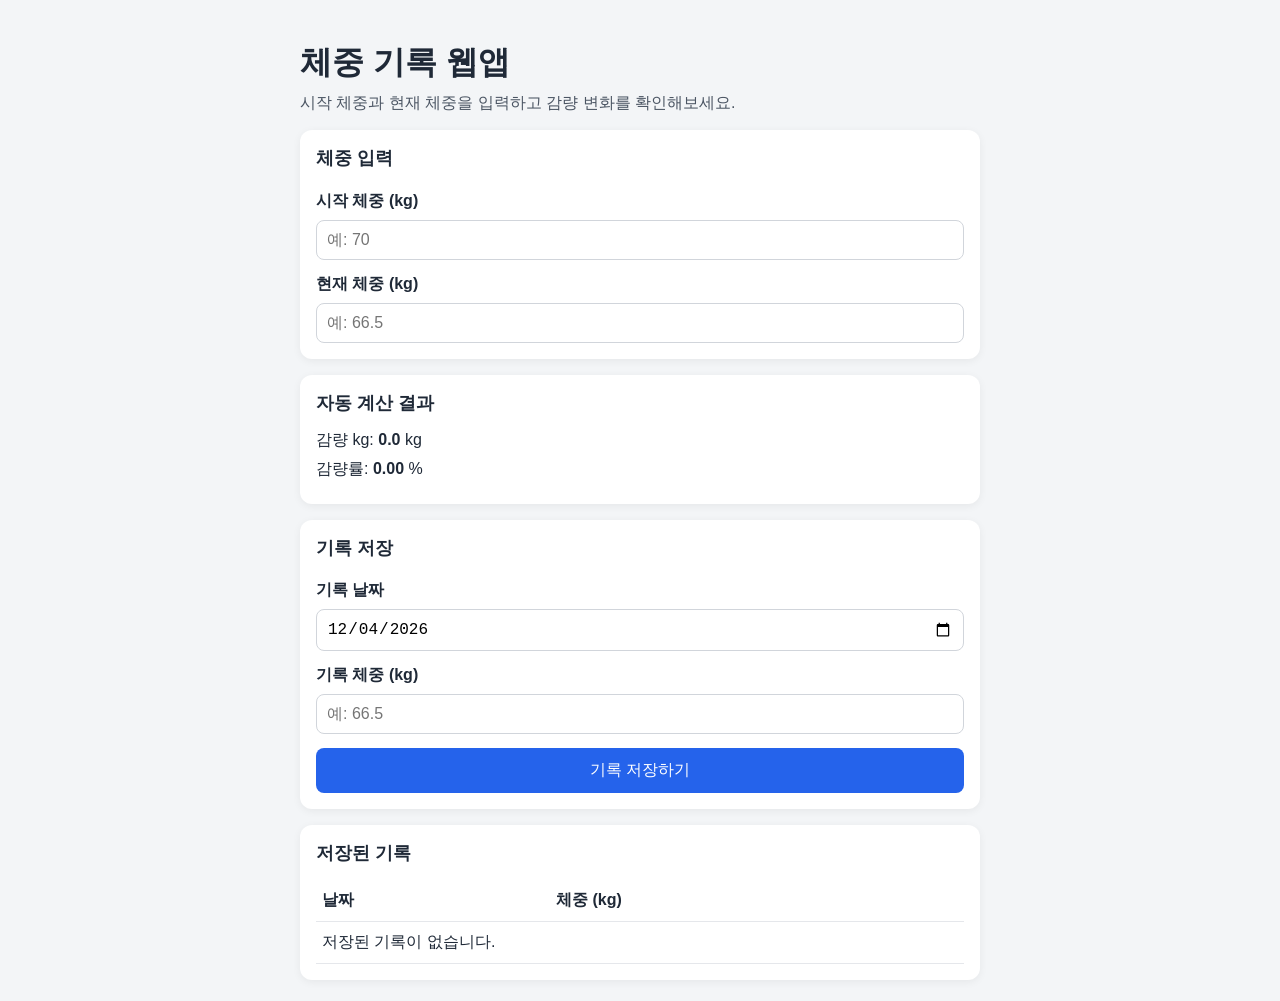
<file: index.html>
<!DOCTYPE html>
<html lang="ko">
  <head>
    <meta charset="UTF-8" />
    <meta name="viewport" content="width=device-width, initial-scale=1.0" />
    <title>체중 기록 웹앱</title>
    <link rel="stylesheet" href="style.css" />
  </head>
  <body>
    <div class="app">
      <h1>체중 기록 웹앱</h1>
      <p class="description">시작 체중과 현재 체중을 입력하고 감량 변화를 확인해보세요.</p>

      <!-- 시작 체중과 현재 체중 입력 영역 -->
      <section class="card">
        <h2>체중 입력</h2>
        <div class="form-grid">
          <label for="startWeight">시작 체중 (kg)</label>
          <input id="startWeight" type="number" step="0.1" min="0" placeholder="예: 70" />

          <label for="currentWeight">현재 체중 (kg)</label>
          <input id="currentWeight" type="number" step="0.1" min="0" placeholder="예: 66.5" />
        </div>
      </section>

      <!-- 자동 계산 결과 표시 영역 -->
      <section class="card result-card">
        <h2>자동 계산 결과</h2>
        <p>감량 kg: <strong id="lossKg">0.0</strong> kg</p>
        <p>감량률: <strong id="lossRate">0.00</strong> %</p>
      </section>

      <!-- 날짜 + 체중 기록 저장 영역 -->
      <section class="card">
        <h2>기록 저장</h2>
        <div class="form-grid">
          <label for="recordDate">기록 날짜</label>
          <input id="recordDate" type="date" />

          <label for="recordWeight">기록 체중 (kg)</label>
          <input id="recordWeight" type="number" step="0.1" min="0" placeholder="예: 66.5" />
        </div>
        <button id="saveRecordButton" type="button">기록 저장하기</button>
      </section>

      <!-- 저장된 기록 테이블 -->
      <section class="card">
        <h2>저장된 기록</h2>
        <div class="table-wrap">
          <table>
            <thead>
              <tr>
                <th>날짜</th>
                <th>체중 (kg)</th>
              </tr>
            </thead>
            <tbody id="recordTableBody">
              <!-- JavaScript로 기록 행이 추가됩니다. -->
            </tbody>
          </table>
        </div>
      </section>
    </div>

    <script src="script.js"></script>
  </body>
</html>
</file>
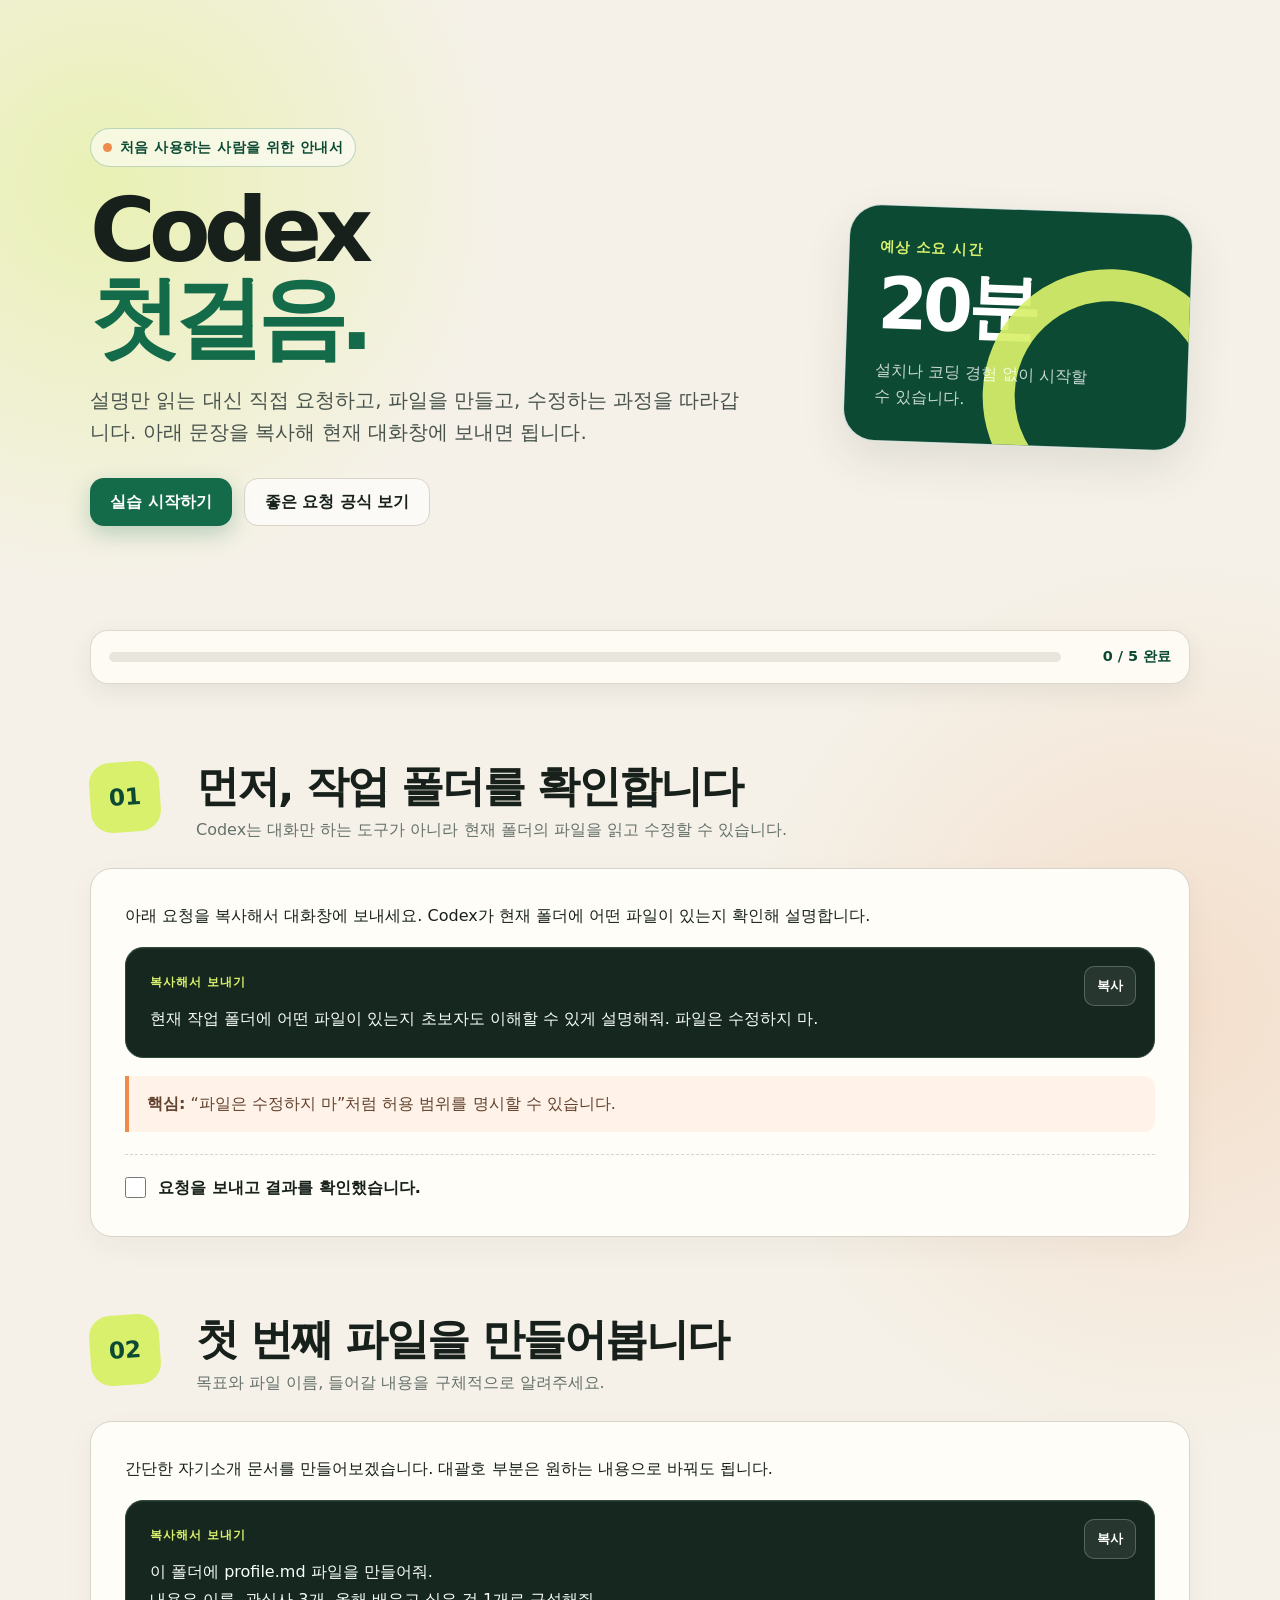
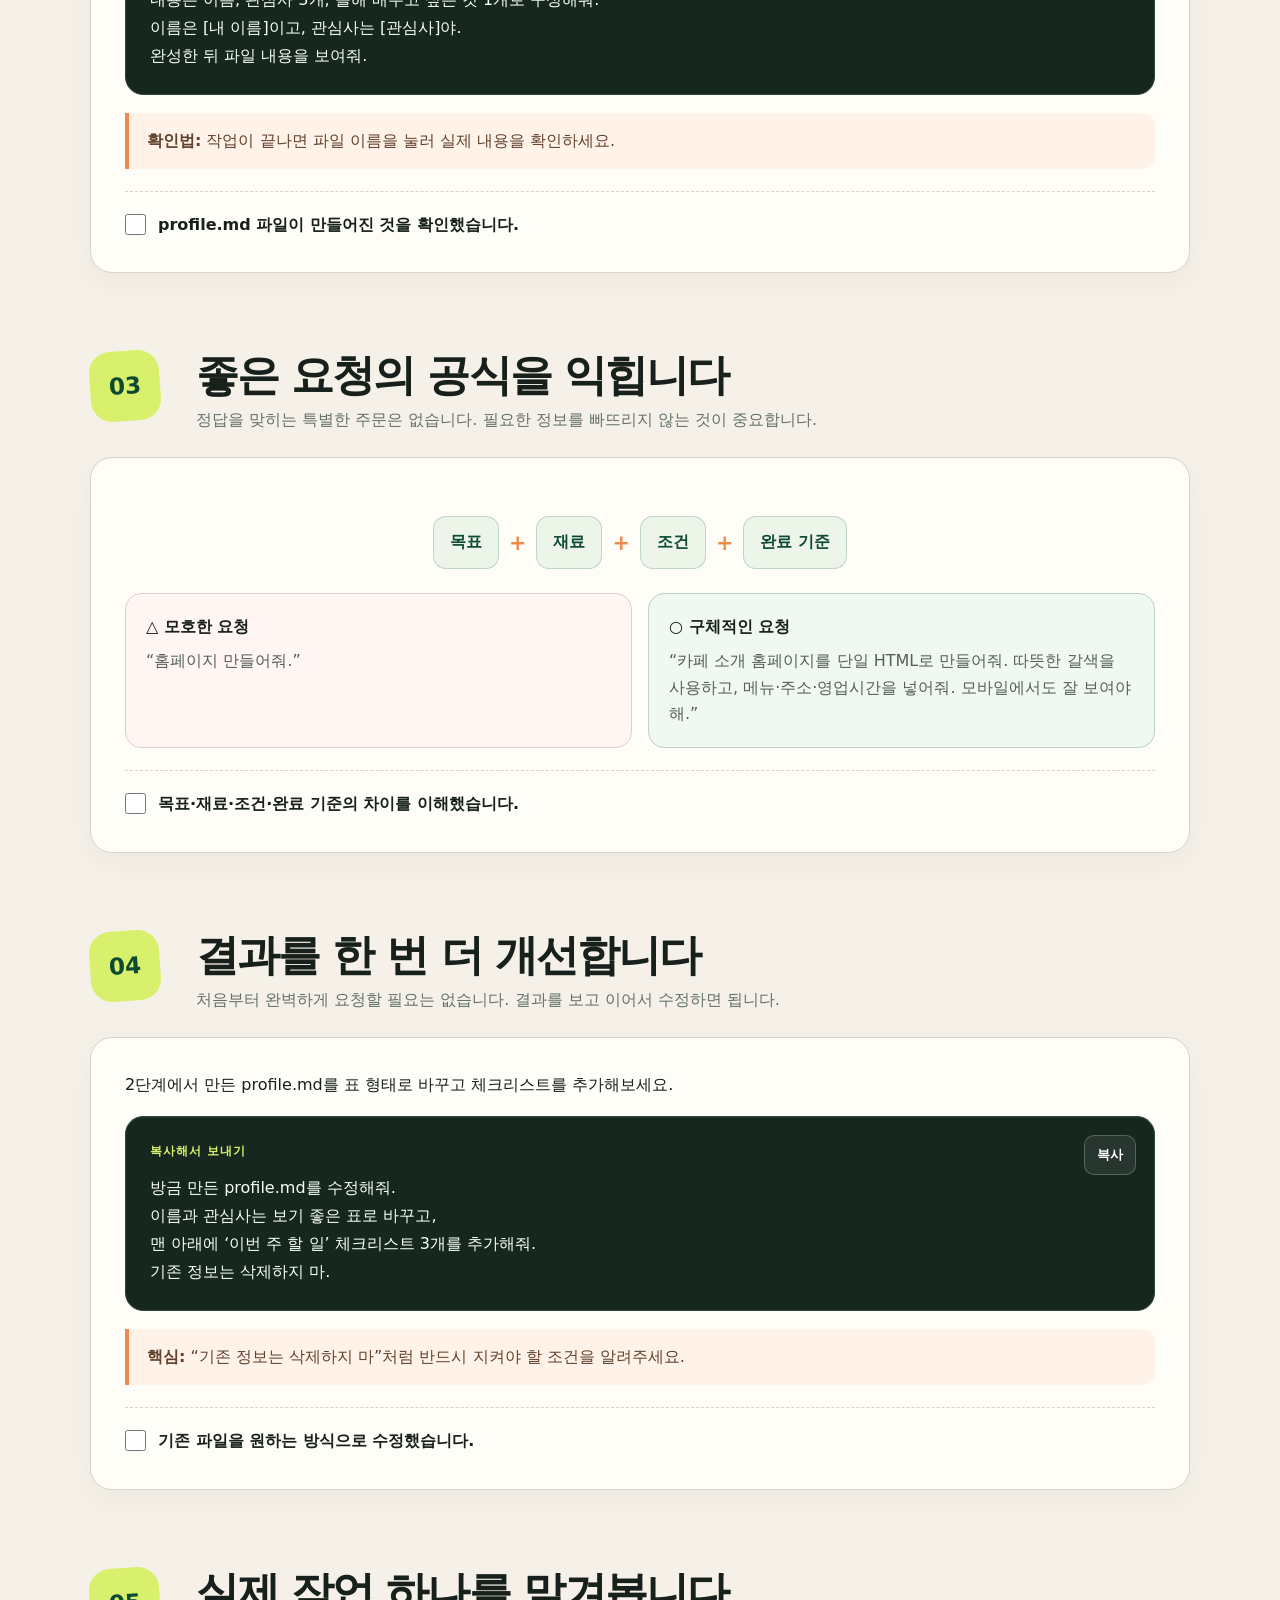
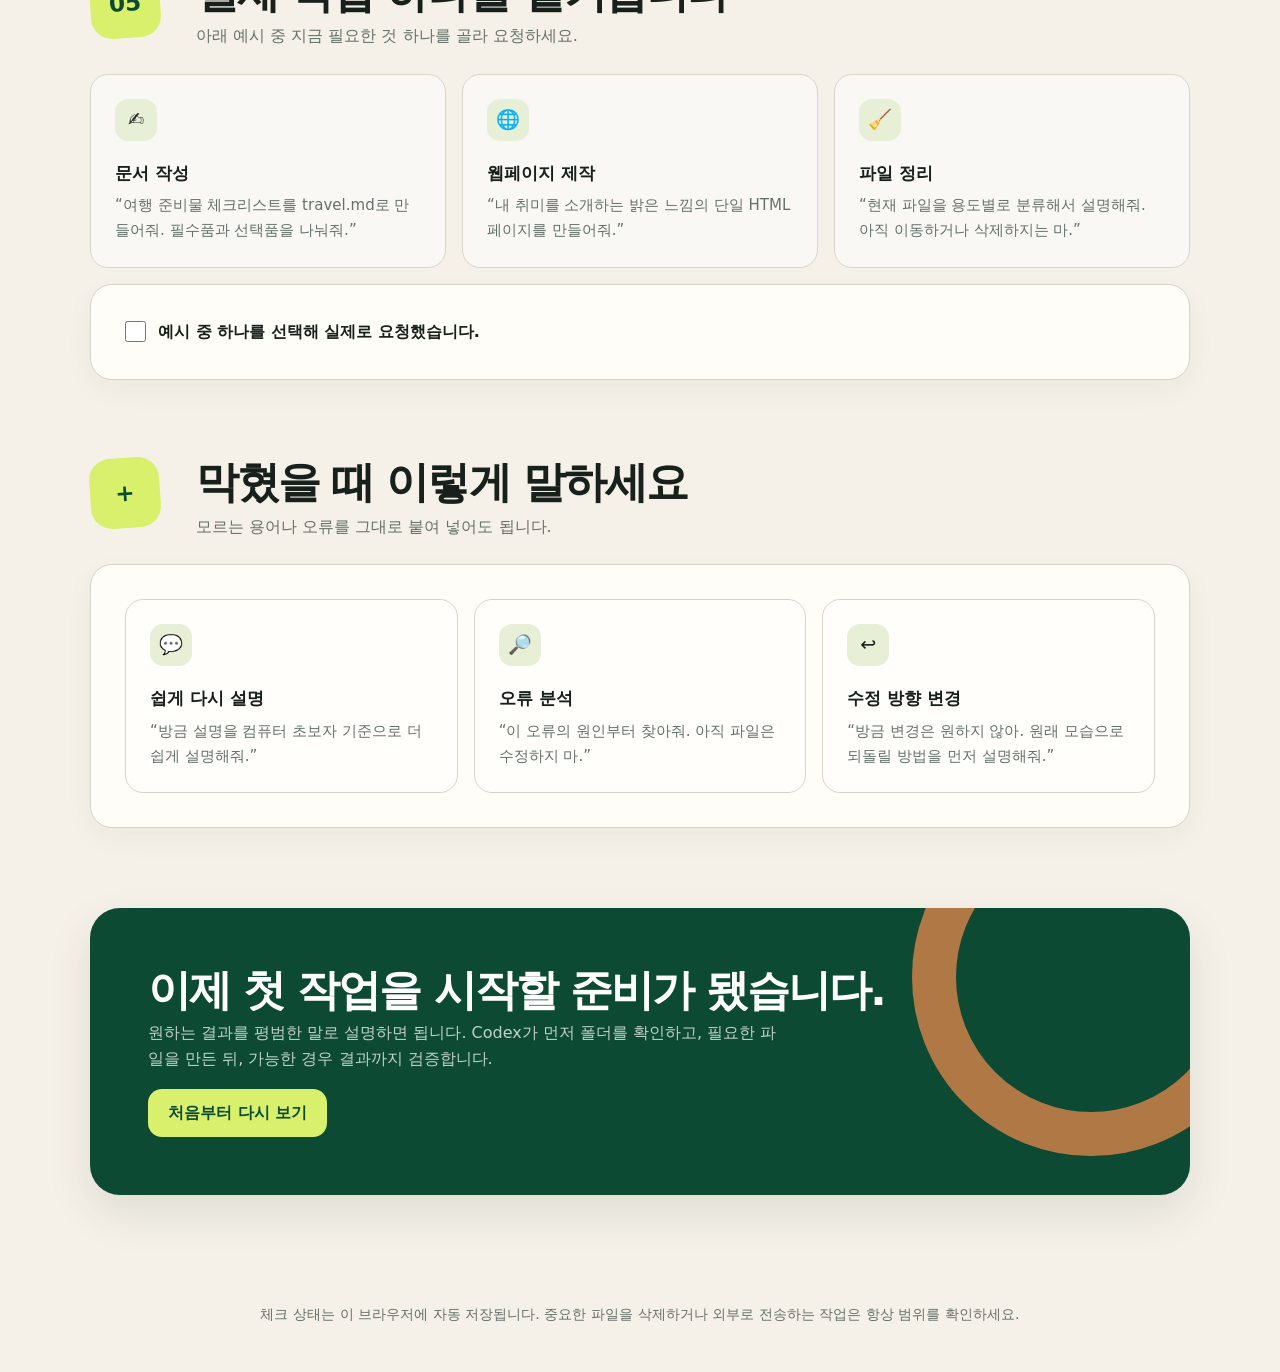
<file: docs/index.html>
<!doctype html>
<html lang="ko">
<head>
  <meta charset="utf-8">
  <meta name="viewport" content="width=device-width, initial-scale=1">
  <meta name="description" content="Codex를 처음 사용하는 사람을 위한 단계별 실습 튜토리얼">
  <title>Codex 첫걸음 — 20분 실습</title>
  <style>
    :root { --ink:#17201b;--muted:#64716a;--paper:#f5f1e8;--card:#fffdf7;--line:#d8d4c9;--green:#146b4a;--green-dark:#0c4a34;--lime:#d8f06b;--orange:#f08a4b;--shadow:0 18px 45px rgba(35,45,39,.10);--radius:22px }
    *{box-sizing:border-box}html{scroll-behavior:smooth}body{margin:0;color:var(--ink);background:radial-gradient(circle at 8% 4%,rgba(216,240,107,.42),transparent 25rem),radial-gradient(circle at 92% 22%,rgba(240,138,75,.18),transparent 28rem),var(--paper);font-family:"Pretendard","Noto Sans KR","Apple SD Gothic Neo",system-ui,sans-serif;line-height:1.65}button,input{font:inherit}a{color:inherit}.page{width:min(1100px,calc(100% - 36px));margin:0 auto}.hero{display:grid;grid-template-columns:minmax(0,1.35fr) minmax(260px,.65fr);gap:42px;align-items:center;min-height:70vh;padding:72px 0 48px}.eyebrow{display:inline-flex;align-items:center;gap:8px;margin:0 0 20px;padding:7px 12px;border:1px solid rgba(20,107,74,.25);border-radius:999px;color:var(--green-dark);background:rgba(255,255,255,.55);font-size:.88rem;font-weight:800;letter-spacing:.03em}.eyebrow:before{width:9px;height:9px;border-radius:50%;background:var(--orange);content:""}h1,h2,h3,p{margin-top:0}h1{max-width:720px;margin-bottom:22px;font-size:clamp(3rem,7vw,6.4rem);font-weight:900;letter-spacing:-.075em;line-height:.98}h1 span{color:var(--green)}.hero-copy{max-width:650px;color:#47534c;font-size:clamp(1.06rem,2vw,1.24rem)}.hero-actions{display:flex;flex-wrap:wrap;gap:12px;margin-top:28px}.button{display:inline-flex;min-height:48px;align-items:center;justify-content:center;padding:0 20px;border:0;border-radius:14px;text-decoration:none;cursor:pointer;font-weight:800;transition:transform 150ms ease,box-shadow 150ms ease,background 150ms ease}.button:hover{transform:translateY(-2px)}.button.primary{color:white;background:var(--green);box-shadow:0 8px 22px rgba(20,107,74,.25)}.button.secondary{border:1px solid var(--line);background:rgba(255,255,255,.68)}.hero-card{position:relative;overflow:hidden;padding:30px;border:1px solid rgba(255,255,255,.8);border-radius:32px;color:white;background:var(--green-dark);box-shadow:var(--shadow);transform:rotate(2deg)}.hero-card:after{position:absolute;right:-50px;bottom:-75px;width:190px;height:190px;border:32px solid var(--lime);border-radius:50%;opacity:.92;content:""}.hero-card strong{display:block;margin-bottom:8px;color:var(--lime);font-size:.9rem;letter-spacing:.08em}.hero-card .time{display:block;font-size:4.5rem;font-weight:900;letter-spacing:-.07em;line-height:1}.hero-card p{position:relative;z-index:1;max-width:220px;margin:18px 0 0;color:rgba(255,255,255,.78)}.progress-wrap{position:sticky;z-index:10;top:12px;display:flex;gap:16px;align-items:center;margin-bottom:56px;padding:14px 18px;border:1px solid rgba(216,212,201,.85);border-radius:18px;background:rgba(255,253,247,.86);box-shadow:0 8px 24px rgba(35,45,39,.08);backdrop-filter:blur(12px)}.progress-track{overflow:hidden;flex:1;height:10px;border-radius:999px;background:#e8e5dd}.progress-bar{width:0;height:100%;border-radius:inherit;background:linear-gradient(90deg,var(--green),#2fa26f);transition:width 240ms ease}.progress-label{min-width:94px;color:var(--green-dark);font-size:.9rem;font-weight:800;text-align:right}main{padding-bottom:80px}.section-heading{display:grid;grid-template-columns:88px 1fr;gap:18px;align-items:start;margin:78px 0 24px}.step-number{display:grid;width:70px;height:70px;place-items:center;border-radius:21px;color:var(--green-dark);background:var(--lime);font-size:1.45rem;font-weight:900;transform:rotate(-4deg)}h2{margin-bottom:4px;font-size:clamp(1.8rem,4vw,2.7rem);letter-spacing:-.045em;line-height:1.15}.section-heading p{margin:6px 0 0;color:var(--muted)}.card{padding:clamp(22px,4vw,34px);border:1px solid var(--line);border-radius:var(--radius);background:var(--card);box-shadow:0 10px 30px rgba(35,45,39,.045)}.card+.card{margin-top:16px}.mini-grid{display:grid;grid-template-columns:repeat(3,1fr);gap:16px}.mini-card{padding:24px;border:1px solid var(--line);border-radius:18px;background:rgba(255,255,255,.54)}.mini-card .icon{display:grid;width:42px;height:42px;margin-bottom:18px;place-items:center;border-radius:13px;background:#e7efd7;font-size:1.2rem}.mini-card h3{margin-bottom:6px;font-size:1.08rem}.mini-card p{margin:0;color:var(--muted);font-size:.94rem}.prompt-box{position:relative;margin:18px 0;padding:24px;border:1px solid #30493c;border-radius:18px;color:#f8fff9;background:#15271e;box-shadow:inset 0 1px rgba(255,255,255,.06)}.prompt-label{display:block;margin-bottom:12px;color:var(--lime);font-size:.78rem;font-weight:900;letter-spacing:.08em}.prompt-text{max-width:calc(100% - 90px);margin:0;white-space:pre-wrap;font-family:inherit;font-size:1rem;line-height:1.75}.copy-button{position:absolute;top:18px;right:18px;padding:8px 12px;border:1px solid rgba(255,255,255,.22);border-radius:10px;color:white;background:rgba(255,255,255,.08);cursor:pointer;font-size:.84rem;font-weight:800}.copy-button:hover{background:rgba(255,255,255,.15)}.check-row{display:flex;gap:12px;align-items:flex-start;margin-top:22px;padding-top:20px;border-top:1px dashed var(--line)}.check-row input{width:21px;height:21px;margin:2px 0 0;accent-color:var(--green);cursor:pointer}.check-row label{cursor:pointer;font-weight:700}.tip{margin-top:18px;padding:15px 18px;border-left:4px solid var(--orange);border-radius:0 12px 12px 0;background:#fff3e9;color:#62412d}.formula{display:flex;flex-wrap:wrap;gap:10px;align-items:center;justify-content:center;margin:24px 0;font-weight:900}.formula span{padding:12px 16px;border:1px solid rgba(20,107,74,.22);border-radius:13px;color:var(--green-dark);background:#edf4e8}.formula b{color:var(--orange);font-size:1.3rem}.compare{display:grid;grid-template-columns:1fr 1fr;gap:16px}.compare>div{padding:20px;border-radius:16px}.compare .weak{border:1px solid #dfcfcc;background:#fff5f3}.compare .strong{border:1px solid #bcd2c3;background:#eff8f1}.compare strong{display:block;margin-bottom:8px}.compare p{margin:0;color:#536058}.finale{overflow:hidden;position:relative;margin-top:80px;padding:clamp(30px,6vw,58px);border-radius:30px;color:white;background:var(--green-dark);box-shadow:var(--shadow)}.finale:after{position:absolute;right:-80px;top:-110px;width:270px;height:270px;border:44px solid var(--orange);border-radius:50%;opacity:.72;content:""}.finale h2,.finale p,.finale .button{position:relative;z-index:1}.finale p{max-width:640px;color:rgba(255,255,255,.75)}.finale .button{color:var(--green-dark);background:var(--lime)}footer{padding:28px 0 45px;color:var(--muted);font-size:.9rem;text-align:center}.toast{position:fixed;z-index:20;right:24px;bottom:24px;padding:12px 18px;border-radius:12px;color:white;background:var(--ink);box-shadow:var(--shadow);opacity:0;transform:translateY(12px);pointer-events:none;transition:opacity 180ms ease,transform 180ms ease}.toast.show{opacity:1;transform:translateY(0)}
    @media(max-width:760px){.hero{grid-template-columns:1fr;min-height:auto;padding-top:50px}.hero-card{transform:none}.mini-grid,.compare{grid-template-columns:1fr}.section-heading{grid-template-columns:58px 1fr}.step-number{width:52px;height:52px;border-radius:15px;font-size:1.1rem}.prompt-text{max-width:100%;padding-top:40px}}
  </style>
</head>
<body>
  <header class="page hero">
    <div><p class="eyebrow">처음 사용하는 사람을 위한 안내서</p><h1>Codex<br><span>첫걸음.</span></h1><p class="hero-copy">설명만 읽는 대신 직접 요청하고, 파일을 만들고, 수정하는 과정을 따라갑니다. 아래 문장을 복사해 현재 대화창에 보내면 됩니다.</p><div class="hero-actions"><a class="button primary" href="#step-1">실습 시작하기</a><a class="button secondary" href="#request-formula">좋은 요청 공식 보기</a></div></div>
    <aside class="hero-card" aria-label="예상 소요 시간"><strong>예상 소요 시간</strong><span class="time">20분</span><p>설치나 코딩 경험 없이 시작할 수 있습니다.</p></aside>
  </header>
  <div class="page progress-wrap" aria-label="학습 진행률"><div class="progress-track"><div class="progress-bar" id="progressBar"></div></div><span class="progress-label" id="progressLabel">0 / 5 완료</span></div>
  <main class="page">
    <section id="step-1"><div class="section-heading"><span class="step-number">01</span><div><h2>먼저, 작업 폴더를 확인합니다</h2><p>Codex는 대화만 하는 도구가 아니라 현재 폴더의 파일을 읽고 수정할 수 있습니다.</p></div></div><div class="card"><p>아래 요청을 복사해서 대화창에 보내세요. Codex가 현재 폴더에 어떤 파일이 있는지 확인해 설명합니다.</p><div class="prompt-box"><span class="prompt-label">복사해서 보내기</span><button class="copy-button" type="button">복사</button><pre class="prompt-text">현재 작업 폴더에 어떤 파일이 있는지 초보자도 이해할 수 있게 설명해줘. 파일은 수정하지 마.</pre></div><div class="tip"><strong>핵심:</strong> “파일은 수정하지 마”처럼 허용 범위를 명시할 수 있습니다.</div><div class="check-row"><input id="check-1" data-progress type="checkbox"><label for="check-1">요청을 보내고 결과를 확인했습니다.</label></div></div></section>
    <section id="step-2"><div class="section-heading"><span class="step-number">02</span><div><h2>첫 번째 파일을 만들어봅니다</h2><p>목표와 파일 이름, 들어갈 내용을 구체적으로 알려주세요.</p></div></div><div class="card"><p>간단한 자기소개 문서를 만들어보겠습니다. 대괄호 부분은 원하는 내용으로 바꿔도 됩니다.</p><div class="prompt-box"><span class="prompt-label">복사해서 보내기</span><button class="copy-button" type="button">복사</button><pre class="prompt-text">이 폴더에 profile.md 파일을 만들어줘.
내용은 이름, 관심사 3개, 올해 배우고 싶은 것 1개로 구성해줘.
이름은 [내 이름]이고, 관심사는 [관심사]야.
완성한 뒤 파일 내용을 보여줘.</pre></div><div class="tip"><strong>확인법:</strong> 작업이 끝나면 파일 이름을 눌러 실제 내용을 확인하세요.</div><div class="check-row"><input id="check-2" data-progress type="checkbox"><label for="check-2">profile.md 파일이 만들어진 것을 확인했습니다.</label></div></div></section>
    <section id="request-formula"><div class="section-heading"><span class="step-number">03</span><div><h2>좋은 요청의 공식을 익힙니다</h2><p>정답을 맞히는 특별한 주문은 없습니다. 필요한 정보를 빠뜨리지 않는 것이 중요합니다.</p></div></div><div class="card"><div class="formula" aria-label="좋은 요청 공식"><span>목표</span><b>+</b><span>재료</span><b>+</b><span>조건</span><b>+</b><span>완료 기준</span></div><div class="compare"><div class="weak"><strong>△ 모호한 요청</strong><p>“홈페이지 만들어줘.”</p></div><div class="strong"><strong>○ 구체적인 요청</strong><p>“카페 소개 홈페이지를 단일 HTML로 만들어줘. 따뜻한 갈색을 사용하고, 메뉴·주소·영업시간을 넣어줘. 모바일에서도 잘 보여야 해.”</p></div></div><div class="check-row"><input id="check-3" data-progress type="checkbox"><label for="check-3">목표·재료·조건·완료 기준의 차이를 이해했습니다.</label></div></div></section>
    <section id="step-4"><div class="section-heading"><span class="step-number">04</span><div><h2>결과를 한 번 더 개선합니다</h2><p>처음부터 완벽하게 요청할 필요는 없습니다. 결과를 보고 이어서 수정하면 됩니다.</p></div></div><div class="card"><p>2단계에서 만든 profile.md를 표 형태로 바꾸고 체크리스트를 추가해보세요.</p><div class="prompt-box"><span class="prompt-label">복사해서 보내기</span><button class="copy-button" type="button">복사</button><pre class="prompt-text">방금 만든 profile.md를 수정해줘.
이름과 관심사는 보기 좋은 표로 바꾸고,
맨 아래에 ‘이번 주 할 일’ 체크리스트 3개를 추가해줘.
기존 정보는 삭제하지 마.</pre></div><div class="tip"><strong>핵심:</strong> “기존 정보는 삭제하지 마”처럼 반드시 지켜야 할 조건을 알려주세요.</div><div class="check-row"><input id="check-4" data-progress type="checkbox"><label for="check-4">기존 파일을 원하는 방식으로 수정했습니다.</label></div></div></section>
    <section id="step-5"><div class="section-heading"><span class="step-number">05</span><div><h2>실제 작업 하나를 맡겨봅니다</h2><p>아래 예시 중 지금 필요한 것 하나를 골라 요청하세요.</p></div></div><div class="mini-grid"><article class="mini-card"><div class="icon">✍️</div><h3>문서 작성</h3><p>“여행 준비물 체크리스트를 travel.md로 만들어줘. 필수품과 선택품을 나눠줘.”</p></article><article class="mini-card"><div class="icon">🌐</div><h3>웹페이지 제작</h3><p>“내 취미를 소개하는 밝은 느낌의 단일 HTML 페이지를 만들어줘.”</p></article><article class="mini-card"><div class="icon">🧹</div><h3>파일 정리</h3><p>“현재 파일을 용도별로 분류해서 설명해줘. 아직 이동하거나 삭제하지는 마.”</p></article></div><div class="card" style="margin-top:16px"><div class="check-row" style="margin-top:0;padding-top:0;border-top:0"><input id="check-5" data-progress type="checkbox"><label for="check-5">예시 중 하나를 선택해 실제로 요청했습니다.</label></div></div></section>
    <section class="section-heading"><span class="step-number">+</span><div><h2>막혔을 때 이렇게 말하세요</h2><p>모르는 용어나 오류를 그대로 붙여 넣어도 됩니다.</p></div></section>
    <div class="card"><div class="mini-grid"><article class="mini-card"><div class="icon">💬</div><h3>쉽게 다시 설명</h3><p>“방금 설명을 컴퓨터 초보자 기준으로 더 쉽게 설명해줘.”</p></article><article class="mini-card"><div class="icon">🔎</div><h3>오류 분석</h3><p>“이 오류의 원인부터 찾아줘. 아직 파일은 수정하지 마.”</p></article><article class="mini-card"><div class="icon">↩️</div><h3>수정 방향 변경</h3><p>“방금 변경은 원하지 않아. 원래 모습으로 되돌릴 방법을 먼저 설명해줘.”</p></article></div></div>
    <section class="finale"><h2>이제 첫 작업을 시작할 준비가 됐습니다.</h2><p>원하는 결과를 평범한 말로 설명하면 됩니다. Codex가 먼저 폴더를 확인하고, 필요한 파일을 만든 뒤, 가능한 경우 결과까지 검증합니다.</p><a class="button" href="#step-1">처음부터 다시 보기</a></section>
  </main>
  <footer class="page">체크 상태는 이 브라우저에 자동 저장됩니다. 중요한 파일을 삭제하거나 외부로 전송하는 작업은 항상 범위를 확인하세요.</footer>
  <div class="toast" id="toast" role="status" aria-live="polite">요청문을 복사했습니다.</div>
  <script>
    const checkboxes=[...document.querySelectorAll("[data-progress]")],progressBar=document.getElementById("progressBar"),progressLabel=document.getElementById("progressLabel"),toast=document.getElementById("toast");
    function updateProgress(){const completed=checkboxes.filter(c=>c.checked).length;progressBar.style.width=`${completed/checkboxes.length*100}%`;progressLabel.textContent=`${completed} / ${checkboxes.length} 완료`}
    checkboxes.forEach(c=>{c.checked=localStorage.getItem(c.id)==="true";c.addEventListener("change",()=>{localStorage.setItem(c.id,c.checked);updateProgress()})});
    document.querySelectorAll(".copy-button").forEach(b=>b.addEventListener("click",async()=>{const text=b.parentElement.querySelector(".prompt-text").textContent;try{await navigator.clipboard.writeText(text);b.textContent="완료";toast.classList.add("show");setTimeout(()=>{b.textContent="복사";toast.classList.remove("show")},1600)}catch{b.textContent="직접 선택";const s=window.getSelection(),r=document.createRange();r.selectNodeContents(b.parentElement.querySelector(".prompt-text"));s.removeAllRanges();s.addRange(r)}}));updateProgress();
  </script>
</body>
</html>
</file>
<file: style.css>
/* 기본 여백 제거 및 글꼴 설정 */
* {
  box-sizing: border-box;
}

body {
  margin: 0;
  font-family: "Noto Sans KR", Arial, sans-serif;
  background: #f3f5f7;
  color: #1f2937;
}

/* 앱 전체를 가운데 정렬하고 최대 너비 제한 */
.app {
  max-width: 720px;
  margin: 0 auto;
  padding: 20px;
}

h1 {
  margin-bottom: 8px;
}

.description {
  margin-top: 0;
  color: #4b5563;
}

/* 카드 형태로 섹션 구분 */
.card {
  background: #ffffff;
  border-radius: 12px;
  padding: 16px;
  margin-top: 16px;
  box-shadow: 0 2px 8px rgba(0, 0, 0, 0.06);
}

h2 {
  margin-top: 0;
  font-size: 1.1rem;
}

/* 라벨 + 입력창을 깔끔하게 배치 */
.form-grid {
  display: grid;
  grid-template-columns: 1fr;
  gap: 8px;
}

label {
  font-weight: 600;
  margin-top: 6px;
}

input {
  width: 100%;
  padding: 10px;
  border: 1px solid #d1d5db;
  border-radius: 8px;
  font-size: 1rem;
}

button {
  margin-top: 14px;
  width: 100%;
  border: none;
  border-radius: 8px;
  background: #2563eb;
  color: white;
  padding: 12px;
  font-size: 1rem;
  cursor: pointer;
}

button:hover {
  background: #1d4ed8;
}

.result-card p {
  margin: 8px 0;
}

.table-wrap {
  overflow-x: auto;
}

table {
  width: 100%;
  border-collapse: collapse;
}

th,
td {
  border-bottom: 1px solid #e5e7eb;
  text-align: left;
  padding: 10px 6px;
}

/* 모바일 화면에서 글자/여백 균형 조정 */
@media (max-width: 480px) {
  .app {
    padding: 14px;
  }

  .card {
    padding: 14px;
  }

  h1 {
    font-size: 1.4rem;
  }
}
</file>
